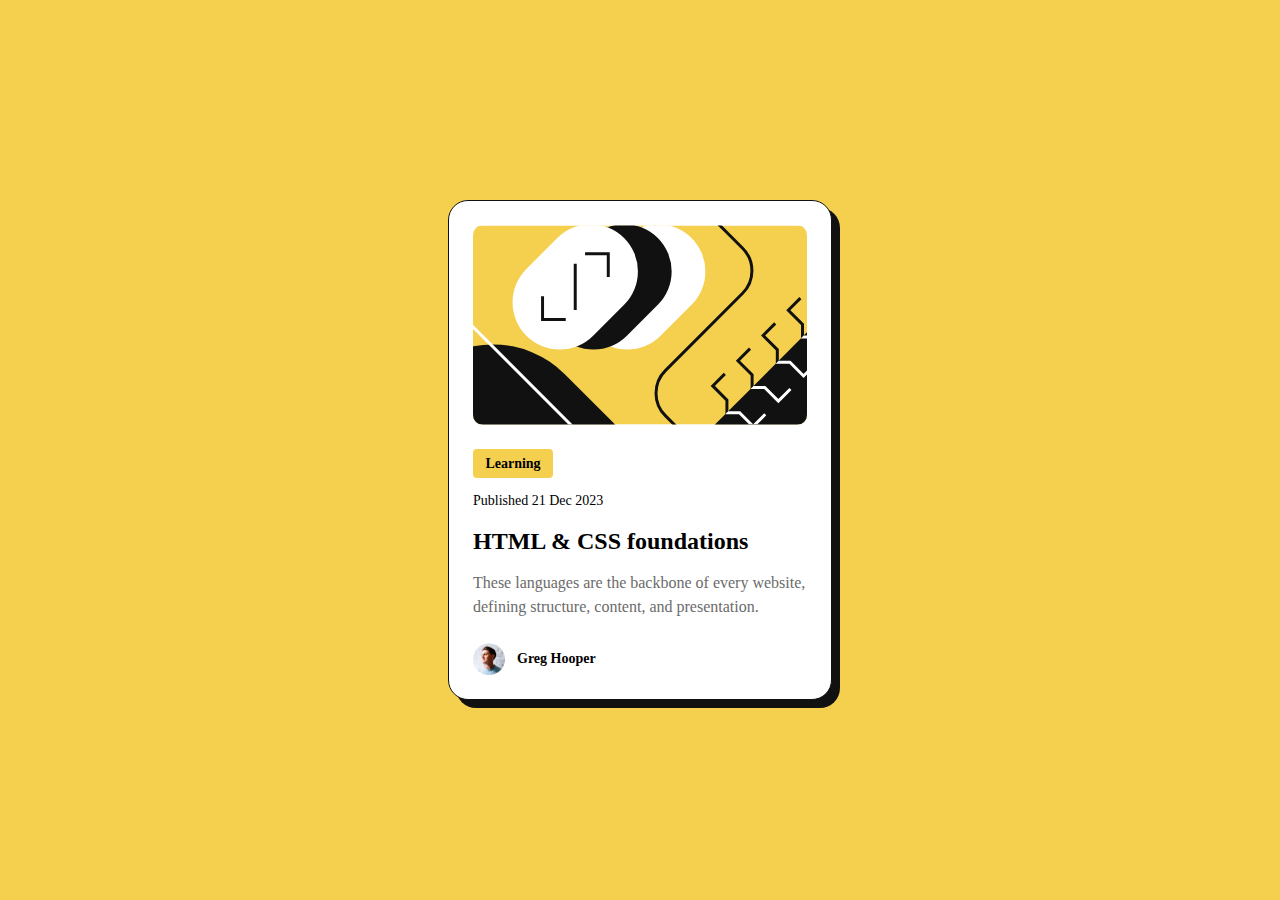
<file: blog-preview-card-main/index.html>
<!DOCTYPE html>
<html lang="en">

<head>
  <meta charset="UTF-8">
  <meta name="viewport" content="width=device-width, initial-scale=1.0">
  <title>Frontend Mentor | Blog preview card</title>
  <link rel="stylesheet" href="style.css">
</head>

<body>
  <main role="main">
    <div class="blog-card">
      <div class="blog-card-content">
        <div class="blog-card-img">
          <img src="./images/illustration-article.svg" alt="illustration-article">
        </div>
        <div class="text-sec">
          <h4 class="title">Learning</h4>
          <span class="publish-date">Published <time datetime="2023-12-21">21 Dec 2023</time></span>
          <h1 class="heading">HTML & CSS foundations</h1>
          <p class="description">These languages are the backbone of every website, defining structure, content, and
            presentation.</p>
        </div>
        <div class="user">
          <img class="user-img" src="./images/image-avatar.webp" alt="user-picture">
          <span class="user-name">Greg Hooper</span>
        </div>
      </div>
    </div>
  </main>
</body>

</html>
</file>
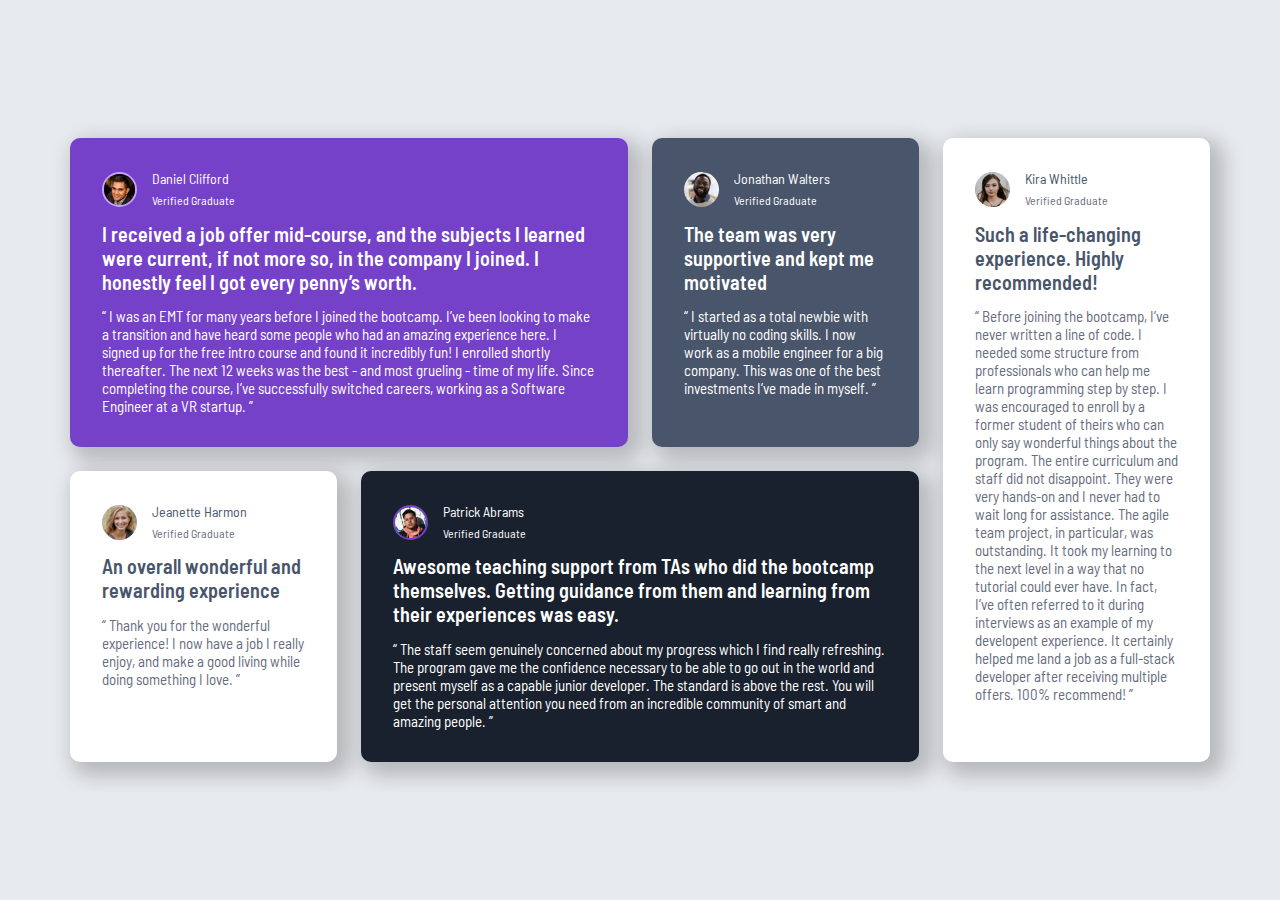
<file: testimonials-grid-section-main/index.html>
<!DOCTYPE html>
<html lang="en">

<head>
  <meta charset="UTF-8">
  <meta name="viewport" content="width=device-width, initial-scale=1.0">
  <link rel="icon" type="image/png" sizes="32x32" href="./images/favicon-32x32.png">
  <title>Frontend Mentor | [Challenge Name Here]</title>
  <link rel="preconnect" href="https://fonts.googleapis.com">
  <link rel="preconnect" href="https://fonts.gstatic.com" crossorigin>
  <link href="https://fonts.googleapis.com/css2?family=Barlow+Semi+Condensed:wght@100;200;300;500;600&display=swap"
    rel="stylesheet">
  <link rel="stylesheet" href="style.css">

</head>

<body>
  <main>
    <div class="container">
      <div class="card card-1">
        <div class="author-img-details">
          <div class="author-img">
            <img src="./images/image-daniel.jpg" alt="denial-clifford">
          </div>
          <div class="author-details">
            <p class="author-name">Daniel Clifford</p>
            <span class="author-qualification">Verified Graduate</span>
          </div>
        </div>
        <h1 class="title">
          I received a job offer mid-course, and the subjects I learned were current, if not more so,
          in the company I joined. I honestly feel I got every penny’s worth.
        </h1>
        <p class="description">
          “ I was an EMT for many years before I joined the bootcamp. I’ve been looking to make a
          transition and have heard some people who had an amazing experience here. I signed up
          for the free intro course and found it incredibly fun! I enrolled shortly thereafter.
          The next 12 weeks was the best - and most grueling - time of my life. Since completing
          the course, I’ve successfully switched careers, working as a Software Engineer at a VR startup. ”
        </p>
      </div>

      <div class="card card-2">
        <div class="author-img-details">
          <div class="author-img">
            <img src="./images/image-jonathan.jpg" alt="jonathan-walters">
          </div>
          <div class="auhtor-details">
            <p class="author-name">Jonathan Walters</p>
            <span class="author-qualification">Verified Graduate</span>
          </div>
        </div>
        <h1 class="title">The team was very supportive and kept me motivated</h1>
        <p class="description">
          “ I started as a total newbie with virtually no coding skills. I now work as a mobile engineer
          for a big company. This was one of the best investments I’ve made in myself. ”
        </p>
      </div>

      <div class="card card-3">
        <div class="author-img-details">
          <div class="author-img">
            <img src="./images/image-jeanette.jpg" alt="jeanatte-harmon">
          </div>
          <div class="auhtor-details">
            <p class="author-name">Jeanette Harmon</p>
            <span class="author-qualification">Verified Graduate</span>
          </div>
        </div>
        <h1 class="title">An overall wonderful and rewarding experience</h1>
        <p class="description">
          “ Thank you for the wonderful experience! I now have a job I really enjoy, and make a good living
          while doing something I love. ”
        </p>
      </div>

      <div class="card card-4">
        <div class="author-img-details">
          <div class="author-img">
            <img src="./images/image-patrick.jpg" alt="patrick-abrams">
          </div>
          <div class="auhtor-details">
            <p class="author-name">Patrick Abrams</p>
            <span class="author-qualification">Verified Graduate</span>
          </div>
        </div>
        <h1 class="title">
          Awesome teaching support from TAs who did the bootcamp themselves. Getting guidance from them and
          learning from their experiences was easy.
        </h1>
        <p class="description">
          “ The staff seem genuinely concerned about my progress which I find really refreshing. The program
          gave me the confidence necessary to be able to go out in the world and present myself as a capable
          junior developer. The standard is above the rest. You will get the personal attention you need from
          an incredible community of smart and amazing people. ”
        </p>
      </div>

      <div class="card card-5">
        <div class="author-img-details">
          <div class="author-img">
            <img src="./images/image-kira.jpg" alt="kira-whittle">
          </div>
          <div class="auhtor-details">
            <p class="author-name">Kira Whittle</p>
            <span class="author-qualification">Verified Graduate</span>
          </div>
        </div>
        <h1 class="title">Such a life-changing experience. Highly recommended!</h1>
        <p class="description">
          “ Before joining the bootcamp, I’ve never written a line of code. I needed some structure from
          professionals who can help me learn programming step by step. I was encouraged to enroll by a former
          student of theirs who can only say wonderful things about the program. The entire curriculum and staff
          did not disappoint. They were very hands-on and I never had to wait long for assistance. The agile team
          project, in particular, was outstanding. It took my learning to the next level in a way that no tutorial
          could ever have. In fact, I’ve often referred to it during interviews as an example of my developent
          experience. It certainly helped me land a job as a full-stack developer after receiving multiple offers.
          100% recommend! ”
        </p>
      </div>
    </div>
  </main>
</body>

</html>
</file>
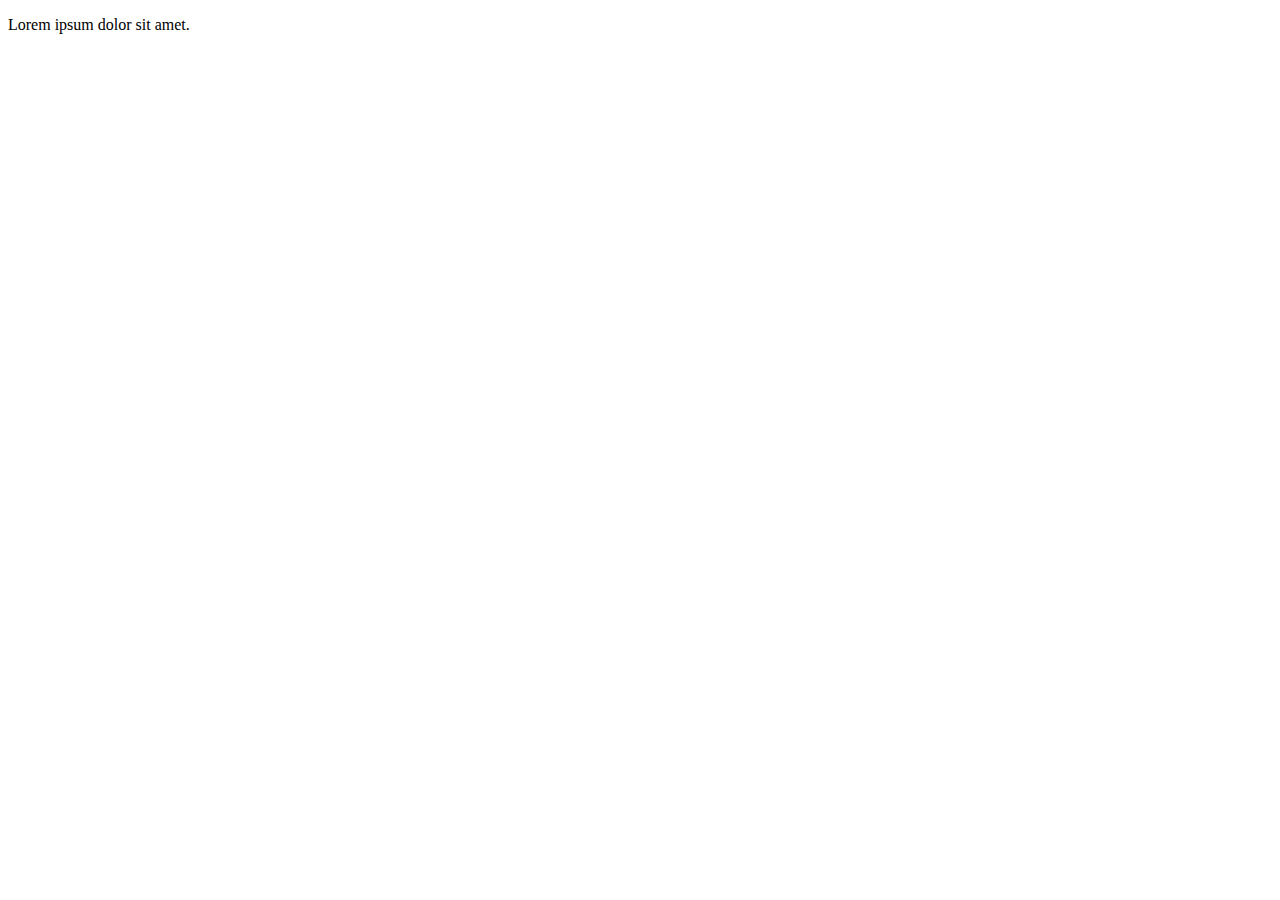
<file: qr-code-component-main/Frontend-Mentor/index/index.html>
<!DOCTYPE html>
<html lang="en">
<head>
    <meta charset="UTF-8">
    <meta name="viewport" content="width=device-width, initial-scale=1.0">
    <title>Document</title>
</head>
<body>
    <p style="width: 50%; height: 50%;">Lorem ipsum dolor sit amet.</p>
</body>
</html>
</file>
<file: blog-preview-card-main/style.css>
* {
    box-sizing: border-box;
}

body {
    margin: 0;
}

main {
    min-height: 100vh;
    display: flex;
    align-items: center;
    font-family: 'Figtree';
    justify-content: center;
    background-color: #F4D04E;
}

h1,
h4,
p,
span {
    line-height: 150%;
}

.blog-card {
    max-width: 384px;
    margin-inline: 20px;
    border-radius: 20px;
    background-color: #fff;
    border: 1px solid #111111;
    box-shadow: 8px 8px 0px 0px #111111;
}

.blog-card-content {
    padding: 24px;
}

.blog-card-img {
    border-radius: 10px;
    overflow: hidden;
}

.blog-card-img img {
    width: 100%;
    vertical-align: middle;
}

.text-sec {
    margin-block: 24px;
}

.title {
    max-width: 80px;
    font-size: 14px;
    font-weight: 800;
    padding: 4px 12px;
    text-align: center;
    border-radius: 4px;
    margin-block: 0px 12px;
    background-color: #F4D04E;
}

.publish-date {
    font-size: 14px;
    font-weight: 500;
}

.heading {
    cursor: pointer;
    font-size: 24px;
    font-weight: 800;
    margin-block: 12px;
    transition: color .2s ease-in-out;
}

.heading:hover {
    color: #F4D04E;
}

.description {
    font-weight: 500;
    color: #6B6B6B;
    margin-block: 0px;
}

.user {
    gap: 12px;
    display: flex;
    cursor: pointer;
    align-items: center;
}

.user-img {
    width: 32px;
    height: 32px;
}

.user-name {
    font-size: 14px;
    font-weight: 800;
}

@media (max-width:402px) {

    .title,
    .publish-date {
        font-size: 13px;
    }

    .heading {
        font-size: 22px;
    }

    .description {
        font-size: 15px;
    }
}
</file>
<file: testimonials-grid-section-main/style.css>
* {
    box-sizing: border-box;
}

body {
    margin: 0;
    font-family: "Barlow Semi Condensed", sans-serif;
    color: #fff;
    background-color: #e7eaee;
}

main {
    min-height: 100vh;
    display: flex;
    flex-direction: column;
    justify-content: center;
    align-items: center;
}

.container {
    max-width: 1200px;
    margin: auto;
    padding: 30px;
    display: grid;
    grid-template-areas: "a a b e" "c d d e";
    grid-template-columns: repeat(4, 1fr);
    gap: 24px;
}

.card {
    padding: 32px;
    border-radius: 10px;
    background-color: #fff;
    box-shadow: 8px 8px 20px 6px #00000036;
}

.card-1 {
    grid-area: a;
    background-color: #7541c8;

}

.card-2 {
    grid-area: b;
    background-color: #48556a;
}

.card-3 {
    grid-area: c;
}

.card-4 {
    grid-area: d;
    background-color: #19212e;
}

.card-5 {
    grid-area: e;
}

.author-img-details {
    display: flex;
    align-items: center;
    gap: 15px;
}

.author-img {
    max-width: 35px;
    max-height: 35px;
    border-radius: 50%;
    overflow: hidden;
    flex-shrink: 0;
}

.author-img img {
    width: 100%;
    height: 100%;
    object-fit: cover;
}

.card-1 .author-img {
    border: 2px solid #c4a2f6;
}

.card-4 .author-img {
    border: 2px solid #7541c8;
}

.author-name {
    margin-block: 0 2px;
    font-size: 14px;
}

.author-qualification {
    font-size: 12px;
}

.card-3 .author-name,
.card-3 .title,
.card-5 .author-name,
.card-5 .title {
    color: #48556a;
}

.card-3 .author-qualification,
.card-3 .description,
.card-5 .author-qualification,
.card-5 .description {
    color: #676d7e;
}

.title {
    font-size: 20px;
    font-weight: 600;
}

.description {
    margin-block: 0px;
    font-size: 15px;
}

@media (max-width:1200px) {
    .container {
        grid-template-areas: "a a a a " "b b c c " "d d d d" "e e e e";
    }
    .card-1{
        grid-area: a;
    }
    .card-2{
        grid-area: b;
    }
    .card-3{
        grid-area: c;
    }
    .card-4{
        grid-area: d;
    }
    .card-5{
        grid-area: e;
    }
}
@media (max-width:600px) {
    .container {
        grid-template-areas: "a a a a " "b b b b" "c c c c""d d d d" "e e e e";
    }
    .card-1{
        grid-area: a;
    }
    .card-2{
        grid-area: b;
    }
    .card-3{
        grid-area: c;
    }
    .card-4{
        grid-area: d;
    }
    .card-5{
        grid-area: e;
    }
}
</file>
